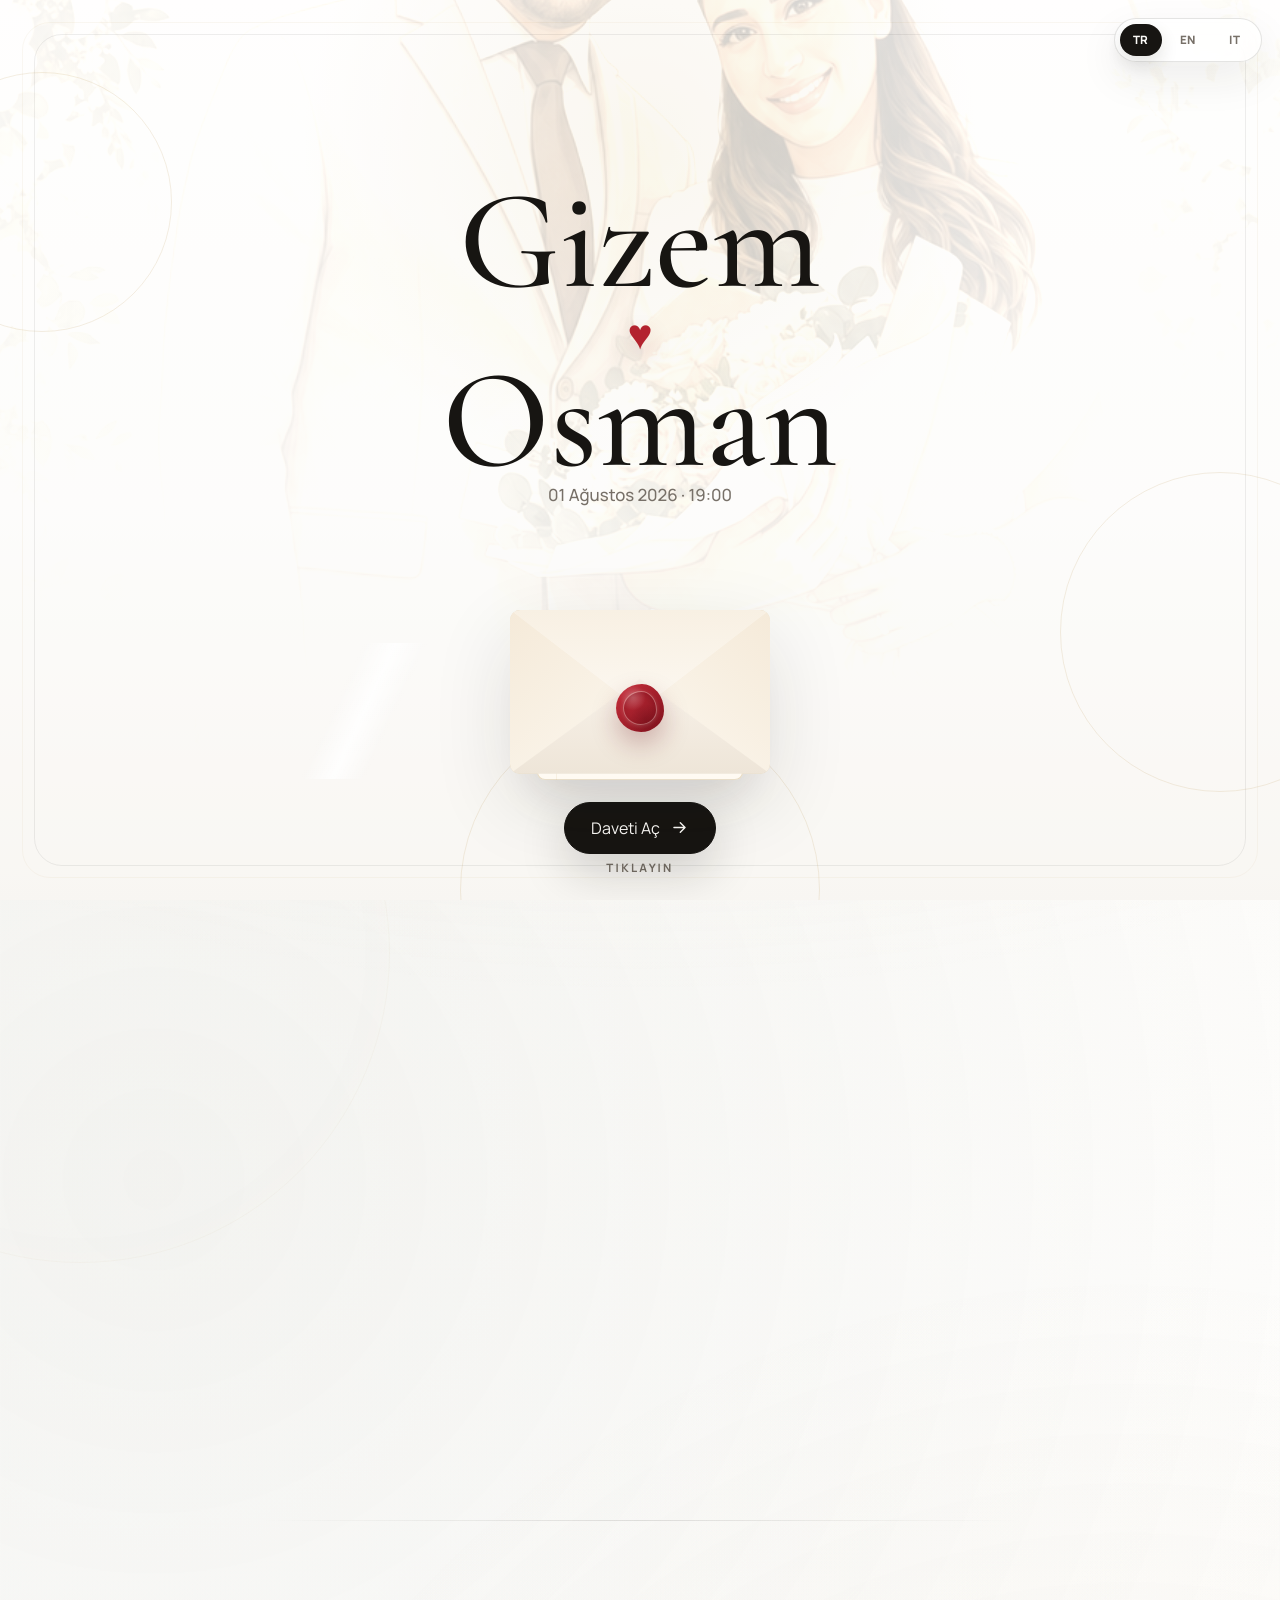
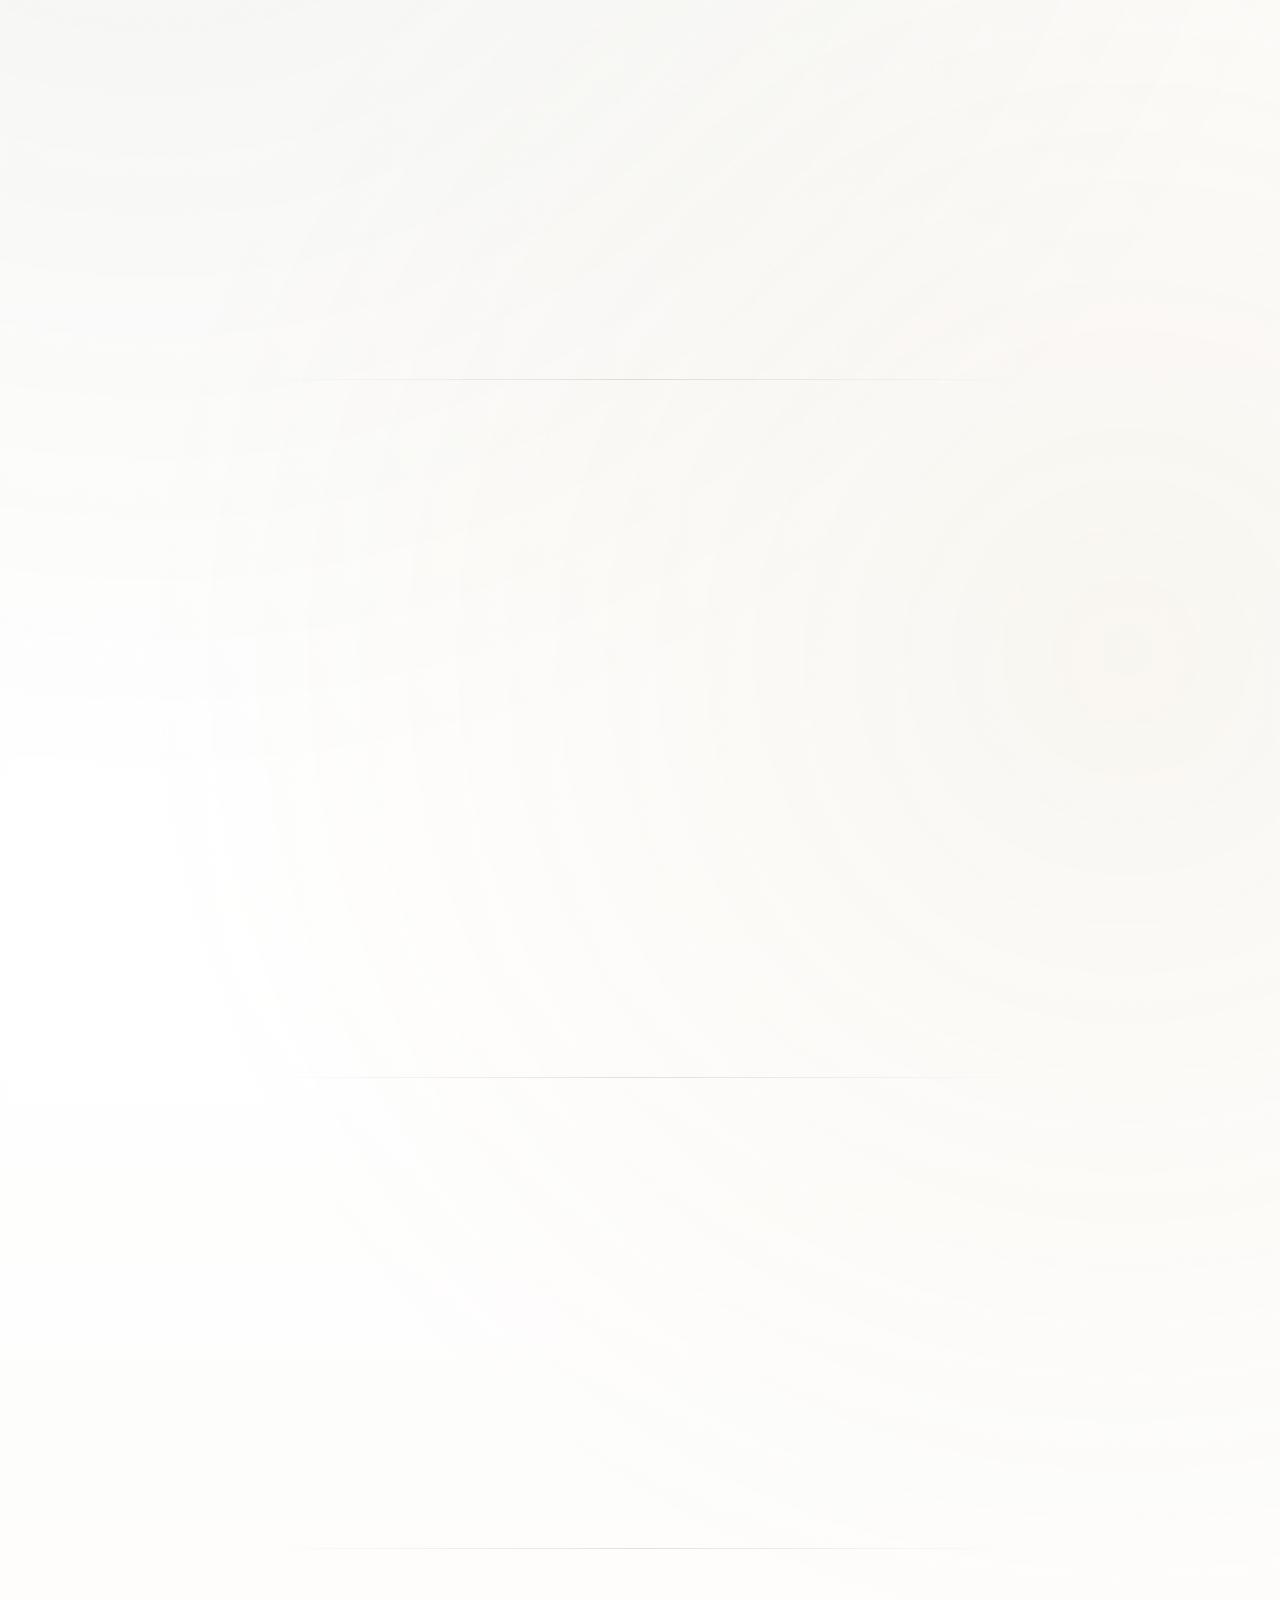
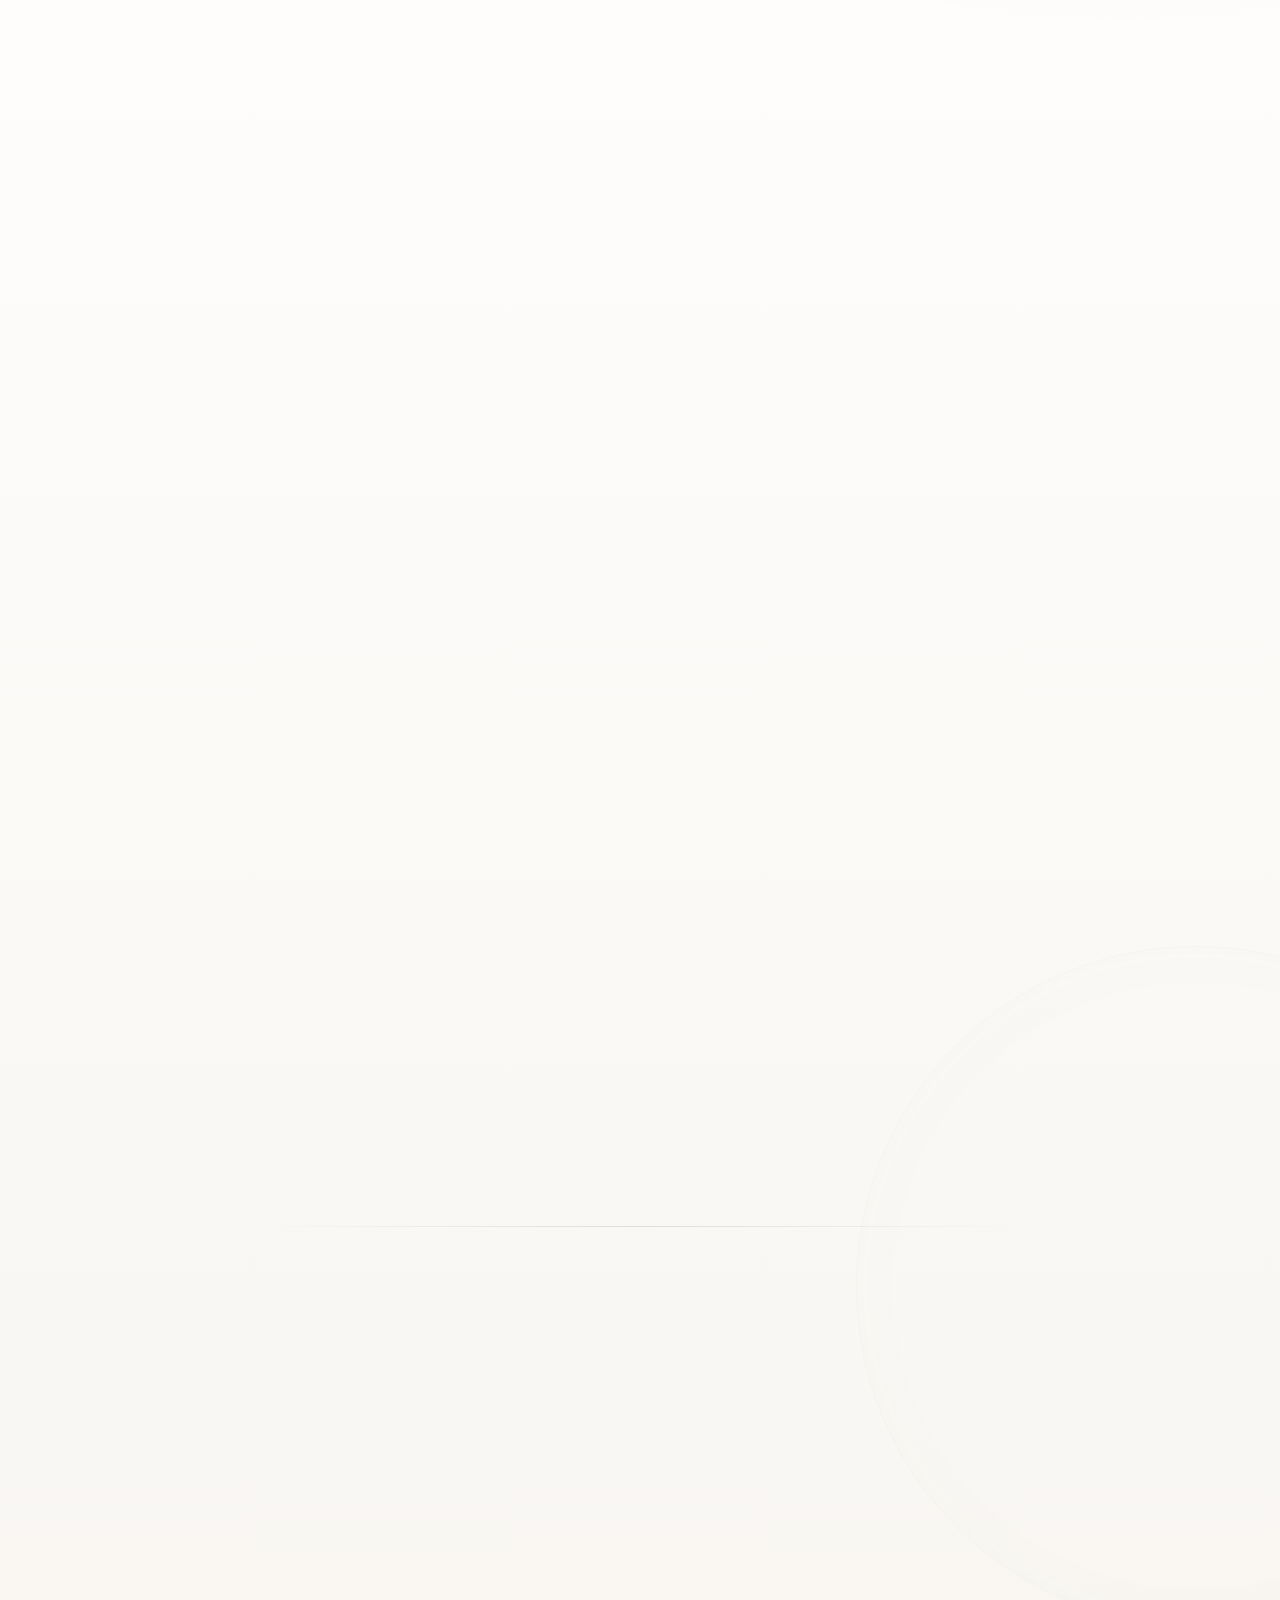
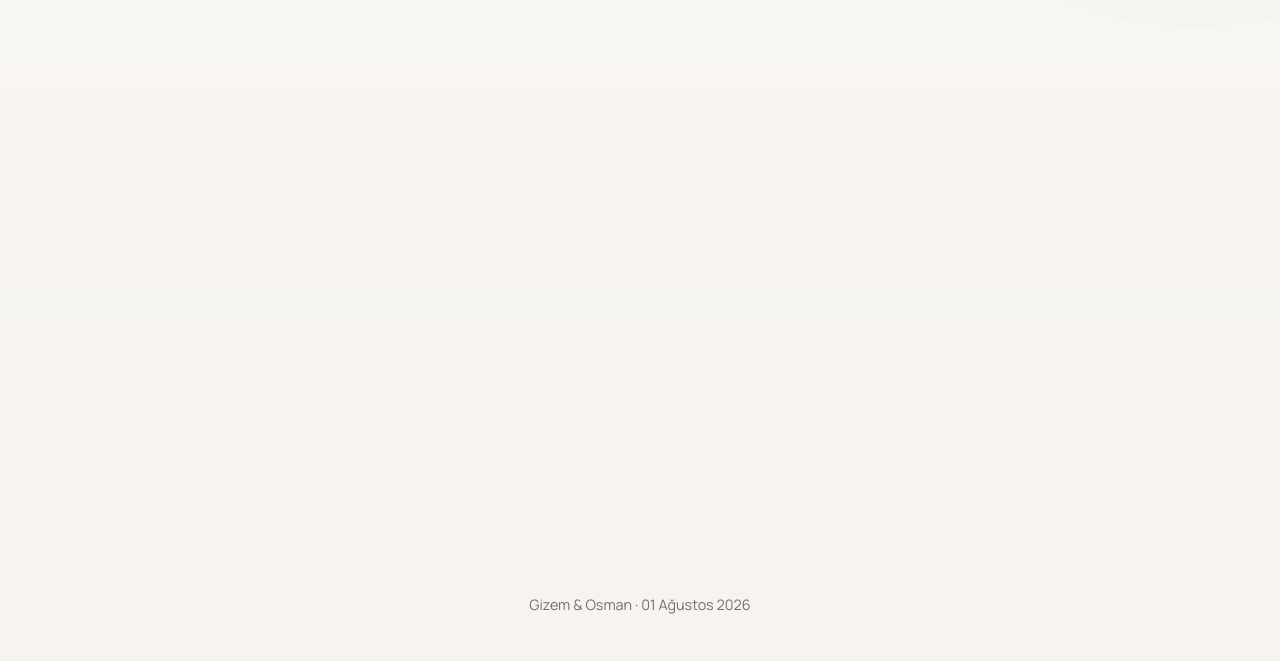
<file: index.html>
<!doctype html>
<html lang="tr">
  <head>
    <meta charset="utf-8" />
    <meta name="viewport" content="width=device-width, initial-scale=1, viewport-fit=cover" />
    <meta
      name="description"
      content="Gizem ve Osman'ın 01 Ağustos 2026 tarihli düğün davetiyesi."
    />
    <meta property="og:title" content="Gizem & Osman Düğün Davetiyesi" />
    <meta
      property="og:description"
      content="01 Ağustos 2026 Cumartesi, saat 19:00 - Pelops Wedding"
    />
    <meta property="og:url" content="https://gizemosmanwedding-lang.github.io/gizem-osman/" />
    <meta property="og:type" content="website" />
    <meta property="og:site_name" content="Gizem & Osman" />
    <meta
      property="og:image"
      content="https://gizemosmanwedding-lang.github.io/gizem-osman/assets/social-preview.jpg"
    />
    <meta
      property="og:image:secure_url"
      content="https://gizemosmanwedding-lang.github.io/gizem-osman/assets/social-preview.jpg"
    />
    <meta property="og:image:type" content="image/jpeg" />
    <meta property="og:image:width" content="1200" />
    <meta property="og:image:height" content="630" />
    <meta property="og:image:alt" content="Gizem ve Osman düğün davetiyesi kapak görseli" />
    <meta name="twitter:card" content="summary_large_image" />
    <meta name="twitter:title" content="Gizem & Osman Düğün Davetiyesi" />
    <meta
      name="twitter:description"
      content="01 Ağustos 2026 Cumartesi, saat 19:00 - Pelops Wedding"
    />
    <meta
      name="twitter:image"
      content="https://gizemosmanwedding-lang.github.io/gizem-osman/assets/social-preview.jpg"
    />
    <link rel="canonical" href="https://gizemosmanwedding-lang.github.io/gizem-osman/" />
    <link
      rel="image_src"
      href="https://gizemosmanwedding-lang.github.io/gizem-osman/assets/social-preview.jpg"
    />
    <meta name="theme-color" content="#fbfaf7" />
    <title>Gizem & Osman | Düğün Davetiyesi</title>
    <link rel="preload" as="image" href="assets/cover-cartoon.png" fetchpriority="high" />
    <style>
      html {
        overflow-x: hidden;
        background: #fbfaf7;
      }

      body {
        margin: 0;
        overflow-x: hidden;
        background: #fbfaf7;
        color: #171512;
        font-family: Manrope, "Segoe UI", Arial, sans-serif;
      }

      body.is-locked {
        overflow: hidden;
      }

      .cover {
        position: fixed;
        inset: 0;
        z-index: 100;
        display: grid;
        place-items: center;
        min-height: 100vh;
        min-height: 100svh;
        overflow: hidden;
        cursor: pointer;
        background: #fbfaf7;
      }

      .cover-photo {
        position: absolute;
        inset: -28px;
        background-image: url("assets/cover-cartoon.png");
        background-position: center 34%;
        background-size: cover;
        filter: saturate(0.82) brightness(1.08);
        opacity: 0.56;
        transform: scale(1.04);
      }

      .cover-photo::after {
        content: "";
        position: absolute;
        inset: 0;
        background:
          radial-gradient(circle at 50% 36%, rgba(255, 255, 255, 0.2), rgba(255, 255, 255, 0.62) 54%, rgba(251, 250, 247, 0.88) 100%),
          linear-gradient(180deg, rgba(255, 255, 255, 0.34), rgba(251, 250, 247, 0.84));
      }

      .language-switch {
        position: absolute;
        top: max(18px, env(safe-area-inset-top));
        right: max(18px, env(safe-area-inset-right));
        z-index: 7;
        display: flex;
        gap: 5px;
        padding: 5px;
        border: 1px solid rgba(37, 33, 28, 0.12);
        border-radius: 999px;
        background: rgba(255, 255, 255, 0.72);
        box-shadow: 0 16px 42px rgba(37, 33, 28, 0.08);
        cursor: default;
      }

      .language-switch button {
        min-width: 42px;
        height: 32px;
        border: 0;
        border-radius: 999px;
        background: transparent;
        color: #777068;
        cursor: pointer;
        font: 700 0.72rem/1 Manrope, "Segoe UI", Arial, sans-serif;
        letter-spacing: 0.08em;
      }

      .language-switch button.is-active {
        background: #171512;
        color: #fbfaf7;
      }

      .cover-content {
        position: relative;
        z-index: 3;
        width: min(680px, calc(100% - 36px));
        display: grid;
        justify-items: center;
        text-align: center;
        transform: translateY(clamp(42px, 8vh, 82px));
      }

      .cover h1 {
        margin: 0 0 10px;
        font-family: "Cormorant Garamond", Georgia, serif;
        font-size: clamp(4.6rem, 13vw, 8.8rem);
        font-weight: 500;
        letter-spacing: 0;
        line-height: 0.74;
      }

      .cover-heart {
        display: block;
        margin: 18px 0 14px;
        color: #b3232f;
        font-family: Manrope, "Segoe UI", Arial, sans-serif;
        font-size: clamp(1.75rem, 5.8vw, 2.65rem);
        line-height: 1;
      }

      .cover-date {
        margin: 0;
        color: #777068;
        font-size: clamp(0.92rem, 3.4vw, 1.05rem);
        font-weight: 500;
        line-height: 1.6;
      }
    </style>
    <link rel="stylesheet" href="styles.css?v=i18n-1" />
    <link rel="preconnect" href="https://fonts.googleapis.com" />
    <link rel="preconnect" href="https://fonts.gstatic.com" crossorigin />
    <link
      rel="preload"
      as="style"
      href="https://fonts.googleapis.com/css2?family=Cormorant+Garamond:ital,wght@0,400;0,500;0,600;1,500&family=Manrope:wght@300;400;500;600;700&display=swap"
      onload="this.onload=null;this.rel='stylesheet'"
    />
    <noscript>
      <link
        rel="stylesheet"
        href="https://fonts.googleapis.com/css2?family=Cormorant+Garamond:ital,wght@0,400;0,500;0,600;1,500&family=Manrope:wght@300;400;500;600;700&display=swap"
      />
    </noscript>
    <script src="script.js?v=i18n-1" defer></script>
  </head>
  <body class="is-locked">
    <section id="cover" class="cover" role="button" tabindex="0" aria-label="Davetiyeyi aç" data-i18n-aria="cover.aria">
      <div class="cover-photo" aria-hidden="true"></div>
      <div class="cover-aura" aria-hidden="true">
        <span></span>
        <span></span>
        <span></span>
      </div>
      <div class="sparkle-field" aria-hidden="true">
        <span></span>
        <span></span>
        <span></span>
        <span></span>
        <span></span>
        <span></span>
        <span></span>
        <span></span>
      </div>

      <nav class="language-switch" aria-label="Dil seçimi" data-i18n-aria="language.aria">
        <button class="is-active" type="button" data-language="tr" aria-pressed="true">TR</button>
        <button type="button" data-language="en" aria-pressed="false">EN</button>
        <button type="button" data-language="it" aria-pressed="false">IT</button>
      </nav>

      <div class="cover-content">
        <h1>
          Gizem
          <span class="cover-heart" aria-label="kalp">♥</span>
          Osman
        </h1>
        <p class="cover-date" data-i18n="cover.date">01 Ağustos 2026 · 19:00</p>

        <div class="invite-animation" aria-hidden="true">
          <div class="envelope">
            <div class="letter">
              <small data-i18n="cover.letter">Düğün Davetiyesi</small>
              <strong>G · O</strong>
              <i></i>
            </div>
            <div class="envelope-back"></div>
            <div class="envelope-flap"></div>
            <div class="envelope-left"></div>
            <div class="envelope-right"></div>
            <div class="envelope-front"></div>
            <div class="seal" aria-hidden="true"></div>
          </div>
        </div>

        <button id="openInvite" class="primary-cta" type="button">
          <span data-i18n="cover.open">Daveti Aç</span>
          <svg viewBox="0 0 24 24" aria-hidden="true">
            <path d="M5 12h14M13 6l6 6-6 6" />
          </svg>
        </button>
      </div>

      <div class="tap-hint" aria-hidden="true">
        <span></span>
        <p data-i18n="cover.tap">Tıklayın</p>
      </div>
    </section>

    <main id="content" class="content" tabindex="-1">
      <div class="content-sparkles" aria-hidden="true">
        <span></span>
        <span></span>
        <span></span>
        <span></span>
        <span></span>
        <span></span>
        <span></span>
        <span></span>
        <span></span>
        <span></span>
      </div>
      <div class="content-dots" aria-hidden="true">
        <span></span>
        <span></span>
        <span></span>
        <span></span>
        <span></span>
        <span></span>
        <span></span>
        <span></span>
        <span></span>
        <span></span>
        <span></span>
        <span></span>
        <span></span>
        <span></span>
        <span></span>
        <span></span>
        <span></span>
        <span></span>
      </div>

      <section class="opening section">
        <div class="section-inner center-flow">
          <p class="eyebrow reveal" data-i18n="opening.eyebrow">Düğünümüze Davetlisiniz</p>
          <h2 class="title-xl reveal">
            <span class="title-line" data-i18n="opening.titleTop">Bu özel günümüze</span>
            <span class="accent-line" data-i18n="opening.titleBottom">sizleri de bekleriz</span>
          </h2>
          <p class="lead reveal" data-i18n="opening.lead">
            Hayatımızın en güzel başlangıcını sevdiklerimizle paylaşmak istiyoruz.
            Mutluluğumuza ortak olmanız bize büyük sevinç verecektir.
          </p>
          <button class="scroll-cue reveal" id="scrollCue" type="button" aria-label="Davet detaylarına kaydır" data-i18n-aria="opening.scrollAria">
            <span></span>
            <p data-i18n="opening.scroll">Aşağı kaydırın</p>
          </button>
        </div>
      </section>

      <section class="details section" aria-labelledby="details-title">
        <div class="section-inner center-flow">
          <p class="eyebrow reveal">Gizem & Osman</p>
          <h2 id="details-title" class="title-md reveal" data-i18n="details.title">Davet Detayları</h2>

          <div class="detail-list reveal">
            <article class="detail-item">
              <span data-i18n="details.dateLabel">Tarih</span>
              <strong data-i18n="details.dateValue">01 Ağustos 2026 Cumartesi</strong>
            </article>
            <article class="detail-item">
              <span data-i18n="details.timeLabel">Saat</span>
              <strong data-i18n="details.timeValue">19:00</strong>
            </article>
            <article class="detail-item">
              <span data-i18n="details.venueLabel">Mekan</span>
              <strong>Pelops Wedding</strong>
            </article>
          </div>
        </div>
      </section>

      <section class="countdown section" aria-labelledby="countdown-title">
        <div class="section-inner center-flow">
          <p class="eyebrow reveal" data-i18n="countdown.eyebrow">Geri Sayım</p>
          <h2 id="countdown-title" class="title-md reveal" data-i18n="countdown.title">Büyük güne kalan süre</h2>

          <div class="countdown-grid reveal" aria-live="polite">
            <div>
              <strong id="days">00</strong>
              <span data-i18n="countdown.days">Gün</span>
            </div>
            <div>
              <strong id="hours">00</strong>
              <span data-i18n="countdown.hours">Saat</span>
            </div>
            <div>
              <strong id="minutes">00</strong>
              <span data-i18n="countdown.minutes">Dakika</span>
            </div>
            <div>
              <strong id="seconds">00</strong>
              <span data-i18n="countdown.seconds">Saniye</span>
            </div>
          </div>
        </div>
      </section>

      <section class="families section" aria-labelledby="families-title">
        <div class="section-inner center-flow">
          <h2 id="families-title" class="eyebrow reveal" data-i18n="families.eyebrow">Ailelerimiz</h2>

          <div class="family-grid reveal">
            <article class="family-card">
              <h3>Gizem Damla Yalçın</h3>
              <p data-i18n="families.family">Ailesi</p>
              <dl>
                <div>
                  <dt data-i18n="families.mother">Annesi</dt>
                  <dd>Melahat Yalçın</dd>
                </div>
                <div>
                  <dt data-i18n="families.father">Babası</dt>
                  <dd>Rıza Yalçın</dd>
                </div>
              </dl>
            </article>

            <article class="family-card">
              <h3>Osman Mert</h3>
              <p data-i18n="families.family">Ailesi</p>
              <dl>
                <div>
                  <dt data-i18n="families.mother">Annesi</dt>
                  <dd>Müjgan MERT</dd>
                </div>
                <div>
                  <dt data-i18n="families.father">Babası</dt>
                  <dd>Niyazi MERT</dd>
                </div>
              </dl>
            </article>
          </div>

          <div class="rsvp-card reveal">
            <h3 data-i18n="rsvp.title">Katılım Bilgisi</h3>
            <p data-i18n="rsvp.copy">
              Sizleri aramızda görmekten mutluluk duyarız. Katılım durumunuzu 1 hafta öncesine kadar
              bildirmenizi rica ederiz. Davetimiz yemek ikramı eşliğinde olacaktır.
            </p>
            <div class="phone-list">
              <a href="tel:+905365266658" aria-label="Rıza Yalçın telefonunu ara" data-i18n-aria="rsvp.phoneRizaAria">
                <span>Rıza Yalçın</span>
                <strong>0536 526 66 58</strong>
                <small data-i18n="rsvp.call">Aramak için dokunun</small>
              </a>
              <a href="tel:+905052121400" aria-label="Niyazi MERT telefonunu ara" data-i18n-aria="rsvp.phoneNiyaziAria">
                <span>Niyazi MERT</span>
                <strong>0505 212 14 00</strong>
                <small data-i18n="rsvp.call">Aramak için dokunun</small>
              </a>
            </div>
          </div>
        </div>
      </section>

      <section class="actions section">
        <div class="section-inner center-flow">
          <p class="eyebrow reveal" data-i18n="actions.eyebrow">Not Alın</p>
          <h2 class="title-md reveal" data-i18n="actions.title">Sizi aramızda görmek isteriz</h2>

          <div class="action-row reveal">
            <a id="calendarLink" class="action-link" href="#" target="_blank" rel="noopener">
              <svg viewBox="0 0 24 24" aria-hidden="true">
                <path d="M7 3v3M17 3v3M4 9h16M5 5h14v15H5z" />
              </svg>
              <span data-i18n="actions.calendar">Takvime Ekle</span>
            </a>
            <a
              class="action-link"
              href="https://www.google.com/maps/search/?api=1&query=Pelops%20Wedding"
              target="_blank"
              rel="noopener"
            >
              <svg viewBox="0 0 24 24" aria-hidden="true">
                <path d="M12 21s7-5.1 7-11a7 7 0 1 0-14 0c0 5.9 7 11 7 11z" />
                <circle cx="12" cy="10" r="2.5" />
              </svg>
              <span data-i18n="actions.map">Konumu Aç</span>
            </a>
            <button id="shareInvite" class="action-link" type="button">
              <svg viewBox="0 0 24 24" aria-hidden="true">
                <path d="M18 8a3 3 0 1 0-2.83-4H15a3 3 0 0 0 .17 1L8.9 8.6a3 3 0 1 0 0 6.8l6.27 3.58A3 3 0 1 0 16 17l-6.27-3.58a3 3 0 0 0 0-2.84L16 7a3 3 0 0 0 2 .99z" />
              </svg>
              <span data-i18n="actions.share">Davetiyeyi Paylaş</span>
            </button>
          </div>
        </div>
      </section>

      <section class="photo-share section" aria-labelledby="photo-share-title">
        <div class="section-inner center-flow">
          <p class="eyebrow reveal" data-i18n="photo.eyebrow">Anı Paylaşımı</p>
          <h2 id="photo-share-title" class="title-md reveal" data-i18n="photo.title">Fotoğraflarınızı bizimle paylaşın</h2>
          <p class="game-copy reveal" data-i18n="photo.copy">
            Düğün gününden kareleri buradan yükleyebilirsiniz. Uygulama açılmazsa ayrı sekmede açmayı deneyin.
          </p>

          <div class="photo-upload-card reveal">
            <iframe
              title="Fotoğraf yükleme uygulaması"
              data-i18n-title="photo.frameTitle"
              src="https://script.google.com/macros/s/AKfycbw_zl9EEYumPpXQ5LfUuzT5jrcT93evRRe7c_wA802WUVvUN_bb31IFxKQaiUF9n37X/exec"
              loading="lazy"
              referrerpolicy="no-referrer-when-downgrade"
            ></iframe>
            <a
              class="photo-upload-link"
              href="https://script.google.com/macros/s/AKfycbw_zl9EEYumPpXQ5LfUuzT5jrcT93evRRe7c_wA802WUVvUN_bb31IFxKQaiUF9n37X/exec"
              target="_blank"
              rel="noopener"
            >
              <span data-i18n="photo.open">Ayrı Sekmede Aç</span>
            </a>
          </div>
        </div>
      </section>

      <section class="mini-game section" aria-labelledby="game-title">
        <div class="section-inner center-flow">
          <p class="eyebrow reveal" data-i18n="game.eyebrow">Mini Oyun</p>
          <p class="game-copy reveal" data-i18n="game.copy">
            Ekrana dokunun veya boşluk tuşuna basın.
          </p>

          <div class="wedding-game reveal" id="weddingGame" tabindex="0" role="application" aria-label="Gelin ve damat zıplama oyunu" data-i18n-aria="game.aria">
            <div class="game-topline">
              <span><span data-i18n="game.score">Skor</span> <strong id="gameScore">0</strong></span>
              <span id="gameStatus">Başlamak için dokunun</span>
            </div>

            <div class="game-stage" id="gameStage">
              <div class="game-cloud cloud-one"></div>
              <div class="game-cloud cloud-two"></div>
              <div class="game-runner" id="gameRunner" aria-hidden="true">
                <span class="runner-couple" style="background-image: url('./assets/game-vespa-couple-transparent.png')"></span>
                <span class="runner-shadow"></span>
              </div>
              <div class="italy-obstacle image-obstacle" id="gameObstacle" data-place="Roma" aria-hidden="true">
                <span class="italy-shape" id="gameObstacleImage" style="background-image: url('./assets/obstacles/roman_columns.png')"></span>
              </div>
              <div class="game-ground"></div>
            </div>

            <button class="game-button" id="gameButton" type="button">Zıp De</button>
          </div>

          <div class="score-board reveal" aria-labelledby="scoreboard-title">
            <div class="score-board-head">
              <div>
                <p data-i18n="score.kicker">Bu cihazdaki</p>
                <h3 id="scoreboard-title" data-i18n="score.title">Skor Kaydı</h3>
              </div>
              <span data-i18n="score.storage">Tarayıcıda saklanır</span>
            </div>

            <div class="score-stats" aria-live="polite">
              <div>
                <span data-i18n="score.lastLabel">Son Skor</span>
                <strong id="lastScore">0</strong>
              </div>
              <div>
                <span data-i18n="score.bestLabel">Rekor</span>
                <strong id="bestScore">0</strong>
              </div>
            </div>

            <p class="score-notice" id="scoreNotice">Rekoru geçersen otomatik güncellenir.</p>
          </div>
        </div>
      </section>
    </main>

    <footer class="footer">
      <p data-i18n="footer.text">Created By Gizem & Osman · 01 Ağustos 2026</p>
    </footer>
  </body>
</html>
</file>
<file: styles.css>
:root {
  --paper: #fbfaf7;
  --paper-soft: #f5f1ea;
  --paper-warm: #fffdf9;
  --ink: #171512;
  --muted: #777068;
  --line: rgba(37, 33, 28, 0.12);
  --gold: #b99555;
  --gold-soft: #eadcc0;
  --seal-red: #b3232f;
  --seal-red-dark: #7f111c;
  --sage: #7b8371;
  --shadow: 0 28px 80px rgba(37, 33, 28, 0.12);
}

*,
*::before,
*::after {
  box-sizing: border-box;
}

html {
  overflow-x: hidden;
  scroll-behavior: smooth;
}

body {
  min-height: 100vh;
  margin: 0;
  overflow-x: hidden;
  background:
    linear-gradient(180deg, var(--paper), var(--paper-warm) 42%, #f6f3ee),
    var(--paper);
  color: var(--ink);
  font-family: "Manrope", "Segoe UI", Arial, sans-serif;
  text-rendering: geometricPrecision;
}

body.is-locked {
  overflow: hidden;
}

button,
a {
  -webkit-tap-highlight-color: transparent;
  touch-action: manipulation;
}

button {
  font: inherit;
}

a {
  color: inherit;
  text-decoration: none;
}

svg {
  display: block;
}

.cover {
  position: fixed;
  inset: 0;
  z-index: 100;
  display: grid;
  place-items: center;
  min-height: 100vh;
  min-height: 100svh;
  overflow: hidden;
  cursor: pointer;
  background:
    radial-gradient(circle at 50% 16%, rgba(234, 220, 192, 0.5), transparent 34%),
    linear-gradient(180deg, #fffefd, var(--paper) 56%, #f1ece3);
  transition:
    opacity 0.85s ease,
    transform 0.85s ease,
    filter 0.85s ease;
}

.cover.open {
  pointer-events: none;
  animation: coverExit 0.85s ease 1.08s forwards;
}

@keyframes coverExit {
  to {
    opacity: 0;
    transform: scale(1.015) translateY(-12px);
    filter: blur(10px);
  }
}

.cover.open .primary-cta,
.cover.open .tap-hint {
  opacity: 0;
  transition: opacity 0.2s ease;
}

.cover-photo {
  position: absolute;
  inset: -28px;
  z-index: 0;
  background-image: url("assets/cover-cartoon.png");
  background-position: center 34%;
  background-size: cover;
  filter: saturate(0.82) brightness(1.08);
  opacity: 0.56;
  transform: scale(1.04);
  animation: photoDrift 16s ease-in-out infinite alternate;
}

.cover-photo::after {
  content: "";
  position: absolute;
  inset: 0;
  background:
    radial-gradient(circle at 50% 36%, rgba(255, 255, 255, 0.2), rgba(255, 255, 255, 0.62) 54%, rgba(251, 250, 247, 0.88) 100%),
    linear-gradient(180deg, rgba(255, 255, 255, 0.34), rgba(251, 250, 247, 0.84));
}

@keyframes photoDrift {
  from {
    transform: scale(1.04) translate3d(0, 0, 0);
  }

  to {
    transform: scale(1.1) translate3d(-10px, -16px, 0);
  }
}

.cover::before,
.cover::after {
  content: "";
  position: absolute;
  inset: 22px;
  border: 1px solid rgba(185, 149, 85, 0.16);
  border-radius: 28px;
  pointer-events: none;
}

.cover::after {
  inset: 34px;
  border-color: rgba(23, 21, 18, 0.07);
}

.cover-aura {
  position: absolute;
  inset: 0;
  z-index: 1;
  overflow: hidden;
  pointer-events: none;
}

.cover-aura span {
  position: absolute;
  display: block;
  width: 260px;
  aspect-ratio: 1;
  border: 1px solid rgba(185, 149, 85, 0.16);
  border-radius: 999px;
  animation: floatRing 9s ease-in-out infinite;
}

.sparkle-field {
  position: absolute;
  inset: 0;
  z-index: 2;
  overflow: hidden;
  pointer-events: none;
}

.sparkle-field span {
  position: absolute;
  width: 7px;
  height: 7px;
  border-radius: 999px;
  background: rgba(185, 149, 85, 0.74);
  box-shadow:
    0 0 0 7px rgba(185, 149, 85, 0.08),
    0 0 22px rgba(185, 149, 85, 0.42);
  opacity: 0;
  animation: sparkleFloat 4.8s ease-in-out infinite;
}

.sparkle-field span:nth-child(1) {
  left: 17%;
  top: 24%;
}

.sparkle-field span:nth-child(2) {
  right: 18%;
  top: 18%;
  animation-delay: -1.2s;
}

.sparkle-field span:nth-child(3) {
  left: 11%;
  bottom: 28%;
  animation-delay: -2.4s;
}

.sparkle-field span:nth-child(4) {
  right: 11%;
  bottom: 34%;
  animation-delay: -3.4s;
}

.sparkle-field span:nth-child(5) {
  left: 32%;
  top: 14%;
  width: 5px;
  height: 5px;
  animation-delay: -0.7s;
}

.sparkle-field span:nth-child(6) {
  right: 34%;
  bottom: 17%;
  width: 5px;
  height: 5px;
  animation-delay: -2.9s;
}

.sparkle-field span:nth-child(7) {
  left: 48%;
  top: 9%;
  width: 4px;
  height: 4px;
  animation-delay: -1.8s;
}

.sparkle-field span:nth-child(8) {
  right: 47%;
  bottom: 12%;
  width: 4px;
  height: 4px;
  animation-delay: -3.9s;
}

.language-switch {
  position: absolute;
  top: max(18px, env(safe-area-inset-top));
  right: max(18px, env(safe-area-inset-right));
  z-index: 7;
  display: flex;
  gap: 5px;
  padding: 5px;
  border: 1px solid rgba(37, 33, 28, 0.12);
  border-radius: 999px;
  background: rgba(255, 255, 255, 0.72);
  box-shadow: 0 16px 42px rgba(37, 33, 28, 0.08);
  cursor: default;
  backdrop-filter: blur(12px);
}

.language-switch button {
  min-width: 42px;
  height: 32px;
  border: 0;
  border-radius: 999px;
  background: transparent;
  color: var(--muted);
  cursor: pointer;
  font-size: 0.72rem;
  font-weight: 800;
  letter-spacing: 0.08em;
  transition:
    background 0.2s ease,
    color 0.2s ease,
    transform 0.2s ease;
}

.language-switch button:hover {
  transform: translateY(-1px);
}

.language-switch button.is-active {
  background: var(--ink);
  color: var(--paper);
  box-shadow: 0 8px 18px rgba(37, 33, 28, 0.12);
}

@keyframes sparkleFloat {
  0%,
  100% {
    opacity: 0;
    transform: translate3d(0, 10px, 0) scale(0.74);
  }

  35%,
  64% {
    opacity: 1;
    transform: translate3d(0, -8px, 0) scale(1);
  }
}

.cover-aura span:nth-child(1) {
  top: 8%;
  left: -88px;
}

.cover-aura span:nth-child(2) {
  right: -100px;
  bottom: 12%;
  width: 320px;
  animation-delay: -2.8s;
}

.cover-aura span:nth-child(3) {
  left: 50%;
  bottom: -170px;
  width: 360px;
  transform: translateX(-50%);
  animation-delay: -5s;
}

@keyframes floatRing {
  0%,
  100% {
    transform: translate3d(0, 0, 0) scale(1);
  }

  50% {
    transform: translate3d(12px, -18px, 0) scale(1.04);
  }
}

.cover-content {
  position: relative;
  z-index: 3;
  width: min(680px, calc(100% - 36px));
  display: grid;
  justify-items: center;
  text-align: center;
  padding: 58px 0;
  transform: translateY(clamp(42px, 8vh, 82px));
}

.eyebrow {
  margin: 0;
  color: var(--gold);
  font-family: "Manrope", "Segoe UI", Arial, sans-serif;
  font-size: 0.74rem;
  font-weight: 700;
  letter-spacing: 0.22em;
  line-height: 1.4;
  text-transform: uppercase;
}

.cover h1 {
  margin: 0 0 10px;
  font-family: "Cormorant Garamond", Georgia, serif;
  font-size: clamp(4.6rem, 13vw, 8.8rem);
  font-weight: 500;
  letter-spacing: 0;
  line-height: 0.74;
}

.cover-heart {
  display: block;
  margin: 18px 0 14px;
  color: var(--seal-red);
  font-family: "Manrope", "Segoe UI", Arial, sans-serif;
  font-size: clamp(1.75rem, 5.8vw, 2.65rem);
  font-weight: 400;
  line-height: 1;
  text-shadow: 0 10px 24px rgba(127, 17, 28, 0.18);
}

.cover-date {
  margin: 0;
  color: var(--muted);
  font-size: clamp(0.92rem, 3.4vw, 1.05rem);
  font-weight: 500;
  line-height: 1.6;
}

.invite-animation {
  width: min(320px, 78vw);
  height: 230px;
  display: grid;
  place-items: end center;
  margin: 34px 0 28px;
  perspective: 1100px;
}

.envelope {
  position: relative;
  width: 260px;
  height: 164px;
  transform-style: preserve-3d;
  animation: envelopeBreathe 3.2s ease-in-out infinite;
}

@keyframes envelopeBreathe {
  0%,
  100% {
    transform: translateY(0) rotateX(0deg);
  }

  50% {
    transform: translateY(-8px) rotateX(3deg);
  }
}

.envelope-back,
.envelope-front,
.envelope-left,
.envelope-right,
.envelope-flap {
  position: absolute;
  inset: 0;
}

.envelope-back {
  border: 1px solid rgba(185, 149, 85, 0.3);
  border-radius: 10px;
  background: linear-gradient(180deg, #fffdfa, #f1eadf);
  box-shadow: var(--shadow);
}

.envelope-flap {
  z-index: 4;
  clip-path: polygon(0 0, 50% 61%, 100% 0);
  transform-origin: top;
  background: linear-gradient(180deg, #f8f0e3, #fffdfa);
  border-radius: 10px 10px 0 0;
  animation: flapPreview 3.2s ease-in-out infinite;
}

@keyframes flapPreview {
  0%,
  100% {
    transform: rotateX(0deg);
  }

  48%,
  58% {
    transform: rotateX(46deg);
  }
}

.envelope-left {
  z-index: 3;
  clip-path: polygon(0 0, 52% 50%, 0 100%);
  background: linear-gradient(135deg, #f5ead9, #fffdf8);
  border-radius: 10px 0 0 10px;
}

.envelope-right {
  z-index: 3;
  clip-path: polygon(100% 0, 48% 50%, 100% 100%);
  background: linear-gradient(225deg, #f5ead9, #fffdf8);
  border-radius: 0 10px 10px 0;
}

.envelope-front {
  z-index: 5;
  clip-path: polygon(0 100%, 50% 42%, 100% 100%);
  background: linear-gradient(180deg, #fffbf5, #eee5d8);
  border-radius: 0 0 10px 10px;
}

.letter {
  position: absolute;
  left: 50%;
  bottom: 28px;
  z-index: 2;
  width: 206px;
  height: 138px;
  display: grid;
  place-items: center;
  padding: 18px;
  border: 1px solid rgba(185, 149, 85, 0.32);
  border-radius: 8px;
  background:
    linear-gradient(90deg, transparent 0 18px, rgba(185, 149, 85, 0.1) 18px 19px, transparent 19px),
    linear-gradient(180deg, #fff, #fffaf2);
  box-shadow: 0 16px 42px rgba(37, 33, 28, 0.1);
  transform: translateX(-50%) translateY(34px);
  animation: letterPreview 3.2s ease-in-out infinite;
}

.letter::after {
  content: "";
  position: absolute;
  inset: 0;
  background: linear-gradient(115deg, transparent 0 34%, rgba(255, 255, 255, 0.82) 46%, transparent 58% 100%);
  transform: translateX(-130%);
  animation: letterShine 3.2s ease-in-out infinite;
}

@keyframes letterPreview {
  0%,
  100% {
    transform: translateX(-50%) translateY(34px);
  }

  48%,
  58% {
    transform: translateX(-50%) translateY(-36px);
  }
}

@keyframes letterShine {
  0%,
  42% {
    transform: translateX(-130%);
  }

  66%,
  100% {
    transform: translateX(130%);
  }
}

.letter small {
  align-self: end;
  color: var(--muted);
  font-size: 0.58rem;
  font-weight: 700;
  letter-spacing: 0.18em;
  text-transform: uppercase;
}

.letter strong {
  color: var(--ink);
  font-family: "Cormorant Garamond", Georgia, serif;
  font-size: 2.25rem;
  font-weight: 500;
  line-height: 1;
}

.letter i {
  align-self: start;
  width: 44px;
  height: 1px;
  background: var(--gold-soft);
}

.seal {
  position: absolute;
  left: 50%;
  bottom: 42px;
  z-index: 6;
  display: grid;
  place-items: center;
  width: 48px;
  height: 48px;
  border-radius: 54% 46% 48% 52% / 50% 56% 44% 50%;
  background:
    radial-gradient(circle at 35% 28%, rgba(255, 255, 255, 0.26), transparent 28%),
    radial-gradient(circle at 62% 74%, rgba(83, 5, 14, 0.24), transparent 34%),
    linear-gradient(135deg, #c92f3c, var(--seal-red-dark));
  box-shadow: 0 12px 26px rgba(108, 17, 27, 0.28);
  transform: translateX(-50%);
  animation: sealPulse 2.4s ease-in-out infinite;
}

.seal::before {
  content: "";
  position: absolute;
  border-radius: inherit;
  pointer-events: none;
}

.seal::before {
  inset: 7px;
  border: 1px solid rgba(255, 248, 238, 0.34);
  box-shadow:
    inset 0 2px 7px rgba(83, 5, 14, 0.28),
    0 1px 4px rgba(255, 248, 238, 0.18);
}

@keyframes sealPulse {
  0%,
  100% {
    transform: translateX(-50%) scale(1);
  }

  50% {
    transform: translateX(-50%) scale(1.08);
  }
}

.cover.open .envelope {
  animation: envelopeOpen 0.9s ease forwards;
}

.cover.open .envelope-flap {
  animation: flapOpen 0.9s ease forwards;
}

.cover.open .letter {
  z-index: 20;
  animation: letterOpen 1.05s cubic-bezier(0.2, 0.8, 0.2, 1) forwards;
}

.cover.open .seal {
  animation: sealOpen 0.72s ease forwards;
}

@keyframes envelopeOpen {
  to {
    transform: translateY(-18px) scale(1.02);
  }
}

@keyframes flapOpen {
  to {
    transform: rotateX(180deg);
  }
}

@keyframes letterOpen {
  from {
    transform: translateX(-50%) translateY(34px) translateZ(0);
  }

  45% {
    transform: translateX(-50%) translateY(-42px) translateZ(72px);
  }

  to {
    transform: translateX(-50%) translateY(-118px) translateZ(96px) scale(1.04);
    box-shadow: 0 24px 70px rgba(37, 33, 28, 0.18);
  }
}

@keyframes sealOpen {
  to {
    opacity: 0;
    transform: translateX(-50%) scale(0.68);
  }
}

.primary-cta,
.action-link {
  display: inline-flex;
  align-items: center;
  justify-content: center;
  min-height: 52px;
  border: 1px solid var(--ink);
  border-radius: 999px;
  cursor: pointer;
  transition:
    transform 0.22s ease,
    background 0.22s ease,
    color 0.22s ease,
    border-color 0.22s ease;
}

.primary-cta {
  gap: 10px;
  padding: 0 26px;
  background: var(--ink);
  color: var(--paper);
  box-shadow: 0 18px 48px rgba(23, 21, 18, 0.18);
}

.primary-cta:hover,
.action-link:hover {
  transform: translateY(-2px);
}

.primary-cta svg,
.action-link svg {
  width: 19px;
  height: 19px;
  fill: none;
  stroke: currentColor;
  stroke-linecap: round;
  stroke-linejoin: round;
  stroke-width: 1.8;
}

.tap-hint {
  position: absolute;
  left: 50%;
  bottom: max(24px, env(safe-area-inset-bottom));
  z-index: 2;
  display: grid;
  justify-items: center;
  gap: 8px;
  color: var(--muted);
  transform: translateX(-50%);
}

.tap-hint span {
  width: 1px;
  height: 34px;
  overflow: hidden;
  background: var(--line);
}

.tap-hint span::after {
  content: "";
  display: block;
  width: 1px;
  height: 14px;
  background: var(--gold);
  animation: hintLine 1.5s ease-in-out infinite;
}

@keyframes hintLine {
  from {
    transform: translateY(-16px);
  }

  to {
    transform: translateY(38px);
  }
}

.tap-hint p {
  margin: 0;
  font-size: 0.72rem;
  font-weight: 700;
  letter-spacing: 0.2em;
  text-transform: uppercase;
}

.content {
  position: relative;
  min-height: 100vh;
  overflow: hidden;
  background:
    radial-gradient(circle at 50% -20%, rgba(234, 220, 192, 0.44), transparent 32%),
    radial-gradient(circle at 12% 22%, rgba(123, 131, 113, 0.08), transparent 28%),
    radial-gradient(circle at 88% 42%, rgba(185, 149, 85, 0.08), transparent 30%),
    linear-gradient(180deg, var(--paper), #fff 48%, #f7f4ef);
}

.content-sparkles {
  position: absolute;
  inset: 0;
  z-index: 0;
  pointer-events: none;
}

.content-dots {
  position: absolute;
  inset: 0;
  z-index: 0;
  overflow: hidden;
  pointer-events: none;
}

.content-dots span {
  position: absolute;
  width: 6px;
  height: 6px;
  border-radius: 999px;
  background: rgba(185, 149, 85, 0.62);
  box-shadow:
    0 0 0 8px rgba(185, 149, 85, 0.075),
    0 0 26px rgba(185, 149, 85, 0.28);
  opacity: 0;
  animation: contentDotFloat 5.2s ease-in-out infinite;
}

.content-dots span:nth-child(1) {
  left: 16%;
  top: 7%;
}

.content-dots span:nth-child(2) {
  right: 18%;
  top: 13%;
  animation-delay: -1.4s;
}

.content-dots span:nth-child(3) {
  left: 9%;
  top: 25%;
  width: 4px;
  height: 4px;
  animation-delay: -2.6s;
}

.content-dots span:nth-child(4) {
  right: 12%;
  top: 35%;
  animation-delay: -4s;
}

.content-dots span:nth-child(5) {
  left: 24%;
  top: 46%;
  width: 5px;
  height: 5px;
  animation-delay: -0.8s;
}

.content-dots span:nth-child(6) {
  right: 27%;
  top: 52%;
  animation-delay: -3.2s;
}

.content-dots span:nth-child(7) {
  left: 11%;
  top: 65%;
  animation-delay: -5s;
}

.content-dots span:nth-child(8) {
  right: 14%;
  top: 72%;
  width: 4px;
  height: 4px;
  animation-delay: -2s;
}

.content-dots span:nth-child(9) {
  left: 38%;
  top: 79%;
  animation-delay: -4.8s;
}

.content-dots span:nth-child(10) {
  right: 36%;
  top: 86%;
  width: 5px;
  height: 5px;
  animation-delay: -1.1s;
}

.content-dots span:nth-child(11) {
  left: 52%;
  top: 31%;
  width: 4px;
  height: 4px;
  animation-delay: -3.8s;
}

.content-dots span:nth-child(12) {
  right: 48%;
  top: 59%;
  width: 4px;
  height: 4px;
  animation-delay: -5.4s;
}

.content-dots span:nth-child(13) {
  left: 31%;
  top: 16%;
  width: 5px;
  height: 5px;
  animation-delay: -0.4s;
}

.content-dots span:nth-child(14) {
  right: 31%;
  top: 23%;
  animation-delay: -2.9s;
}

.content-dots span:nth-child(15) {
  left: 18%;
  top: 39%;
  width: 4px;
  height: 4px;
  animation-delay: -4.5s;
}

.content-dots span:nth-child(16) {
  right: 22%;
  top: 48%;
  width: 5px;
  height: 5px;
  animation-delay: -1.8s;
}

.content-dots span:nth-child(17) {
  left: 29%;
  top: 69%;
  animation-delay: -3.6s;
}

.content-dots span:nth-child(18) {
  right: 25%;
  top: 76%;
  width: 4px;
  height: 4px;
  animation-delay: -5.1s;
}

@keyframes contentDotFloat {
  0%,
  100% {
    opacity: 0;
    transform: translate3d(0, 12px, 0) scale(0.72);
  }

  38%,
  62% {
    opacity: 0.76;
    transform: translate3d(0, -8px, 0) scale(1);
  }
}

.content-sparkles::before,
.content-sparkles::after {
  content: "";
  position: absolute;
  border-radius: 999px;
  opacity: 0.34;
  pointer-events: none;
}

.content-sparkles::before {
  left: -18%;
  top: 12%;
  width: 52vw;
  height: 52vw;
  max-width: 620px;
  max-height: 620px;
  border: 1px solid rgba(185, 149, 85, 0.14);
  box-shadow: inset 0 0 80px rgba(185, 149, 85, 0.04);
  animation: galaxyDrift 18s ease-in-out infinite alternate;
}

.content-sparkles::after {
  right: -20%;
  bottom: 10%;
  width: 58vw;
  height: 58vw;
  max-width: 680px;
  max-height: 680px;
  border: 1px solid rgba(123, 131, 113, 0.12);
  box-shadow: inset 0 0 90px rgba(123, 131, 113, 0.05);
  animation: galaxyDrift 22s ease-in-out infinite alternate-reverse;
}

.content-sparkles span {
  position: absolute;
  width: 92px;
  height: 1px;
  border-radius: 999px;
  background: linear-gradient(90deg, transparent, rgba(185, 149, 85, 0.48), rgba(255, 255, 255, 0.84));
  box-shadow: 0 0 18px rgba(185, 149, 85, 0.18);
  opacity: 0;
  transform: rotate(-28deg) translate3d(0, 0, 0);
  animation: meteorPass 8s ease-in-out infinite;
}

.content-sparkles span:nth-child(1) {
  left: 6%;
  top: 10%;
}

.content-sparkles span:nth-child(2) {
  right: 7%;
  top: 17%;
  width: 72px;
  transform: rotate(-34deg);
  animation-delay: -2.2s;
}

.content-sparkles span:nth-child(3) {
  left: 8%;
  top: 34%;
  width: 58px;
  transform: rotate(-18deg);
  animation-delay: -4.8s;
}

.content-sparkles span:nth-child(4) {
  right: 10%;
  top: 42%;
  width: 96px;
  transform: rotate(-32deg);
  animation-delay: -1.4s;
}

.content-sparkles span:nth-child(5) {
  left: 22%;
  top: 56%;
  width: 64px;
  transform: rotate(-24deg);
  animation-delay: -3.4s;
}

.content-sparkles span:nth-child(6) {
  right: 24%;
  top: 63%;
  width: 88px;
  transform: rotate(-38deg);
  animation-delay: -5.7s;
}

.content-sparkles span:nth-child(7) {
  left: 11%;
  top: 78%;
  width: 74px;
  transform: rotate(-30deg);
  animation-delay: -0.9s;
}

.content-sparkles span:nth-child(8) {
  right: 13%;
  top: 83%;
  width: 62px;
  transform: rotate(-20deg);
  animation-delay: -3.9s;
}

.content-sparkles span:nth-child(9) {
  left: 45%;
  top: 27%;
  width: 42px;
  transform: rotate(-36deg);
  animation-delay: -6.1s;
}

.content-sparkles span:nth-child(10) {
  left: 52%;
  top: 71%;
  width: 52px;
  transform: rotate(-22deg);
  animation-delay: -2.8s;
}

@keyframes meteorPass {
  0%,
  100% {
    opacity: 0;
    translate: 26px -20px;
  }

  36% {
    opacity: 0;
    translate: 18px -12px;
  }

  48%,
  64% {
    opacity: 0.58;
    translate: -10px 10px;
  }

  78% {
    opacity: 0;
    translate: -42px 32px;
  }
}

@keyframes galaxyDrift {
  from {
    transform: translate3d(0, 0, 0) rotate(0deg) scale(0.96);
  }

  to {
    transform: translate3d(18px, -22px, 0) rotate(10deg) scale(1.04);
  }
}

.section {
  position: relative;
  z-index: 1;
  padding: 90px 0;
}

.section::before {
  content: "";
  position: absolute;
  left: 50%;
  top: 0;
  width: min(86vw, 760px);
  height: 1px;
  background: linear-gradient(90deg, transparent, var(--line), transparent);
  transform: translateX(-50%);
}

.opening {
  min-height: 90vh;
  min-height: 90svh;
  display: grid;
  place-items: center;
}

.opening::after {
  content: "";
  position: absolute;
  left: 50%;
  top: 50%;
  width: min(520px, 82vw);
  aspect-ratio: 1;
  border: 1px solid rgba(185, 149, 85, 0.16);
  border-radius: 999px;
  transform: translate(-50%, -50%);
  animation: softOrbit 8s ease-in-out infinite;
  pointer-events: none;
}

@keyframes softOrbit {
  0%,
  100% {
    transform: translate(-50%, -50%) scale(0.96);
    opacity: 0.42;
  }

  50% {
    transform: translate(-50%, -50%) scale(1.06);
    opacity: 0.78;
  }
}

.section-inner {
  width: min(920px, calc(100% - 36px));
  margin: 0 auto;
}

.center-flow {
  position: relative;
  z-index: 1;
  display: grid;
  justify-items: center;
  text-align: center;
}

.title-xl,
.title-md {
  margin: 16px 0 0;
  max-width: 790px;
  font-family: "Cormorant Garamond", Georgia, serif;
  font-weight: 500;
  letter-spacing: 0;
  line-height: 0.94;
}

.title-xl {
  font-size: clamp(4rem, 11vw, 8rem);
}

.title-md {
  font-size: clamp(3rem, 7vw, 5.7rem);
}

.title-line,
.accent-line {
  display: block;
}

.accent-line {
  color: var(--sage);
  font-style: italic;
}

.lead {
  max-width: 680px;
  margin: 28px auto 0;
  color: var(--muted);
  font-size: clamp(1rem, 2.8vw, 1.16rem);
  font-weight: 400;
  line-height: 1.85;
}

.scroll-cue {
  display: grid;
  justify-items: center;
  gap: 10px;
  margin-top: 42px;
  padding: 16px 22px 14px;
  border: 1px solid rgba(185, 149, 85, 0.22);
  border-radius: 999px;
  background: rgba(255, 255, 255, 0.64);
  color: var(--muted);
  cursor: pointer;
  box-shadow: 0 16px 42px rgba(37, 33, 28, 0.07);
  transition:
    opacity 0.28s ease,
    transform 0.28s ease,
    border-color 0.22s ease,
    box-shadow 0.22s ease;
}

.scroll-cue:hover {
  border-color: rgba(185, 149, 85, 0.38);
  box-shadow: 0 20px 48px rgba(37, 33, 28, 0.1);
  transform: translateY(-2px);
}

.scroll-cue.is-hidden {
  opacity: 0;
  transform: translateY(10px);
  pointer-events: none;
}

.scroll-cue span {
  position: relative;
  width: 1px;
  height: 42px;
  overflow: hidden;
  background: var(--line);
}

.scroll-cue span::after {
  content: "";
  position: absolute;
  left: 0;
  top: -16px;
  width: 1px;
  height: 18px;
  background: var(--gold);
  animation: scrollCueLine 1.6s ease-in-out infinite;
}

.scroll-cue p {
  margin: 0;
  color: var(--muted);
  font-size: 0.68rem;
  font-weight: 800;
  letter-spacing: 0.18em;
  text-transform: uppercase;
}

@keyframes scrollCueLine {
  to {
    transform: translateY(62px);
  }
}

.detail-list {
  width: min(720px, 100%);
  display: grid;
  gap: 12px;
  margin-top: 38px;
}

.detail-item {
  display: grid;
  justify-items: center;
  gap: 8px;
  padding: 22px 20px;
  border: 1px solid var(--line);
  border-radius: 18px;
  background: rgba(255, 255, 255, 0.68);
  box-shadow: 0 18px 50px rgba(37, 33, 28, 0.06);
  transition:
    transform 0.24s ease,
    box-shadow 0.24s ease,
    border-color 0.24s ease;
}

.detail-item:hover {
  transform: translateY(-4px);
  border-color: rgba(185, 149, 85, 0.28);
  box-shadow: 0 24px 64px rgba(37, 33, 28, 0.1);
}

.game-copy {
  max-width: 620px;
  margin: 20px auto 0;
  color: var(--muted);
  font-size: 0.98rem;
  line-height: 1.75;
}

.photo-upload-card {
  width: min(860px, 100%);
  display: grid;
  gap: 14px;
  margin-top: 30px;
  padding: 14px;
  border: 1px solid rgba(185, 149, 85, 0.18);
  border-radius: 24px;
  background:
    linear-gradient(180deg, rgba(255, 255, 255, 0.82), rgba(255, 253, 249, 0.64)),
    rgba(255, 255, 255, 0.72);
  box-shadow: 0 22px 64px rgba(37, 33, 28, 0.08);
}

.photo-upload-card iframe {
  width: 100%;
  height: min(760px, 78vh);
  min-height: 560px;
  border: 1px solid var(--line);
  border-radius: 18px;
  background: var(--paper-warm);
}

.photo-upload-link {
  justify-self: center;
  display: inline-flex;
  align-items: center;
  justify-content: center;
  min-height: 46px;
  padding: 0 22px;
  border: 1px solid rgba(185, 149, 85, 0.28);
  border-radius: 999px;
  background: var(--ink);
  color: var(--paper);
  font-weight: 800;
  letter-spacing: 0.04em;
  box-shadow: 0 14px 34px rgba(37, 33, 28, 0.12);
  transition:
    transform 0.22s ease,
    background 0.22s ease;
}

.photo-upload-link:hover {
  transform: translateY(-2px);
  background: var(--seal-red-dark);
}

.wedding-game {
  width: min(780px, 100%);
  margin-top: 30px;
  padding: 16px;
  border: 1px solid rgba(185, 149, 85, 0.18);
  border-radius: 24px;
  background:
    linear-gradient(180deg, rgba(255, 255, 255, 0.78), rgba(255, 253, 249, 0.62)),
    rgba(255, 255, 255, 0.72);
  box-shadow: 0 22px 64px rgba(37, 33, 28, 0.08);
}

.game-topline {
  display: flex;
  align-items: center;
  justify-content: space-between;
  gap: 12px;
  padding: 0 4px 12px;
  color: var(--muted);
  font-size: 0.78rem;
  font-weight: 800;
  letter-spacing: 0.12em;
  text-transform: uppercase;
}

.game-topline strong {
  color: var(--seal-red);
  font-size: 1rem;
}

.game-stage {
  position: relative;
  height: 260px;
  overflow: hidden;
  border: 1px solid var(--line);
  border-radius: 20px;
  background:
    radial-gradient(circle at 18% 22%, rgba(185, 149, 85, 0.12), transparent 24%),
    radial-gradient(circle at 82% 18%, rgba(123, 131, 113, 0.12), transparent 24%),
    linear-gradient(180deg, #fffdf9 0%, #f8f2e8 100%);
  cursor: pointer;
  user-select: none;
}

.game-cloud {
  position: absolute;
  width: 86px;
  height: 26px;
  border-radius: 999px;
  background: rgba(255, 255, 255, 0.78);
  box-shadow:
    20px -8px 0 rgba(255, 255, 255, 0.72),
    42px 2px 0 rgba(255, 255, 255, 0.66);
  opacity: 0.82;
  animation: gameCloud 12s ease-in-out infinite alternate;
}

.cloud-one {
  left: 9%;
  top: 34px;
}

.cloud-two {
  right: 18%;
  top: 58px;
  transform: scale(0.74);
  animation-delay: -4s;
}

@keyframes gameCloud {
  to {
    translate: 26px -8px;
  }
}

.game-ground {
  position: absolute;
  left: 0;
  right: 0;
  bottom: 38px;
  height: 2px;
  background: linear-gradient(90deg, transparent, rgba(185, 149, 85, 0.42), transparent);
}

.game-runner {
  position: absolute;
  left: 58px;
  bottom: 38px;
  width: 138px;
  height: 138px;
  z-index: 4;
  transition: transform 0.42s cubic-bezier(0.25, 0.9, 0.3, 1.18);
}

.game-runner.is-jumping {
  transform: translateY(-96px);
}

.runner-couple {
  position: absolute;
  left: 50%;
  bottom: 4px;
  width: 138px;
  height: 134px;
  background-image: url("./assets/game-vespa-couple-transparent.png");
  background-repeat: no-repeat;
  background-position: center bottom;
  background-size: contain;
  filter:
    drop-shadow(0 12px 20px rgba(37, 33, 28, 0.2))
    drop-shadow(0 0 10px rgba(255, 255, 255, 0.46));
  transform: translateX(-50%);
  pointer-events: none;
}

.runner-shadow {
  position: absolute;
  left: 24px;
  right: 22px;
  bottom: 4px;
  height: 10px;
  border-radius: 999px;
  background: rgba(37, 33, 28, 0.14);
  filter: blur(2px);
}

.italy-obstacle {
  position: absolute;
  left: 0;
  bottom: 40px;
  z-index: 3;
  display: grid;
  justify-items: center;
  width: 78px;
  height: 82px;
  transform: translateX(900px);
  will-change: transform;
}

.wedding-game:not(.is-running) .game-runner {
  animation: idleBounce 1.35s ease-in-out infinite;
}

.wedding-game:not(.is-running) .italy-obstacle {
  animation: idleObstacle 1.7s ease-in-out infinite;
}

@keyframes idleBounce {
  0%,
  100% {
    translate: 0 0;
  }

  50% {
    translate: 0 -5px;
  }
}

@keyframes idleObstacle {
  0%,
  100% {
    filter: drop-shadow(0 10px 12px rgba(37, 33, 28, 0.08));
  }

  50% {
    filter: drop-shadow(0 14px 16px rgba(37, 33, 28, 0.12));
  }
}

.italy-obstacle::after {
  content: attr(data-place);
  position: absolute;
  left: 50%;
  bottom: -22px;
  color: var(--muted);
  font-size: 0.6rem;
  font-weight: 800;
  letter-spacing: 0.1em;
  text-transform: uppercase;
  transform: translateX(-50%);
}

.italy-shape {
  position: absolute;
  display: block;
}

.italy-shape::before,
.italy-shape::after {
  position: absolute;
  display: block;
  content: "";
}

.image-obstacle {
  width: 90px;
  height: 90px;
}

.image-obstacle .italy-shape {
  left: 50%;
  bottom: 0;
  width: 96px;
  height: 82px;
  border: 0;
  border-radius: 0;
  background-repeat: no-repeat;
  background-position: center bottom;
  background-size: contain;
  filter:
    drop-shadow(0 12px 13px rgba(37, 33, 28, 0.12))
    drop-shadow(0 0 12px rgba(185, 149, 85, 0.14));
  transform: translateX(-50%);
  pointer-events: none;
}

.game-button {
  display: inline-flex;
  align-items: center;
  justify-content: center;
  min-height: 46px;
  margin-top: 14px;
  padding: 0 22px;
  border: 1px solid rgba(185, 149, 85, 0.28);
  border-radius: 999px;
  background: var(--ink);
  color: var(--paper);
  cursor: pointer;
  font-weight: 800;
  letter-spacing: 0.04em;
  box-shadow: 0 14px 34px rgba(37, 33, 28, 0.12);
  transition:
    transform 0.22s ease,
    background 0.22s ease;
}

.game-button:hover {
  transform: translateY(-2px);
  background: var(--seal-red-dark);
}

.score-board {
  width: min(780px, 100%);
  display: grid;
  gap: 14px;
  margin-top: 18px;
  padding: 18px;
  border: 1px solid rgba(185, 149, 85, 0.18);
  border-radius: 22px;
  background: rgba(255, 255, 255, 0.66);
  box-shadow: 0 18px 50px rgba(37, 33, 28, 0.06);
}

.score-board-head {
  display: flex;
  align-items: end;
  justify-content: space-between;
  gap: 14px;
  text-align: left;
}

.score-board-head p,
.score-board-head h3,
.score-notice {
  margin: 0;
}

.score-board-head p,
.score-board-head > span {
  color: var(--gold);
  font-size: 0.68rem;
  font-weight: 800;
  letter-spacing: 0.16em;
  text-transform: uppercase;
}

.score-board-head h3 {
  margin-top: 4px;
  font-family: "Cormorant Garamond", Georgia, serif;
  font-size: clamp(1.65rem, 4.8vw, 2.45rem);
  font-weight: 500;
  line-height: 1;
}

.score-board-head > span {
  color: var(--muted);
  text-align: right;
}

.score-stats {
  display: grid;
  grid-template-columns: repeat(2, minmax(0, 1fr));
  gap: 10px;
}

.score-stats div {
  display: grid;
  justify-items: center;
  gap: 6px;
  min-height: 92px;
  padding: 16px 10px;
  border: 1px solid var(--line);
  border-radius: 16px;
  background: rgba(255, 253, 249, 0.74);
}

.score-stats span {
  color: var(--gold);
  font-size: 0.68rem;
  font-weight: 900;
  letter-spacing: 0.16em;
  text-transform: uppercase;
}

.score-stats strong {
  color: var(--seal-red);
  font-family: "Cormorant Garamond", Georgia, serif;
  font-size: clamp(2.3rem, 7vw, 3.7rem);
  font-weight: 600;
  line-height: 0.95;
}

.score-notice {
  color: var(--muted);
  font-size: 0.84rem;
  line-height: 1.55;
}

.detail-item span,
.countdown-grid span {
  color: var(--gold);
  font-size: 0.72rem;
  font-weight: 800;
  letter-spacing: 0.2em;
  line-height: 1.4;
  text-transform: uppercase;
}

.detail-item strong {
  color: var(--ink);
  font-family: "Cormorant Garamond", Georgia, serif;
  font-size: clamp(1.75rem, 5vw, 2.7rem);
  font-weight: 500;
  line-height: 1.08;
}

.countdown-grid {
  width: min(760px, 100%);
  display: grid;
  grid-template-columns: repeat(4, 1fr);
  gap: 12px;
  margin-top: 38px;
}

.countdown-grid div {
  min-height: 124px;
  display: grid;
  align-content: center;
  justify-items: center;
  gap: 8px;
  padding: 18px 10px;
  border: 1px solid var(--line);
  border-radius: 18px;
  background: rgba(255, 255, 255, 0.72);
  box-shadow: 0 18px 50px rgba(37, 33, 28, 0.06);
}

.countdown-grid strong {
  display: block;
  font-family: "Cormorant Garamond", Georgia, serif;
  font-size: clamp(2.5rem, 7vw, 4.3rem);
  font-weight: 500;
  line-height: 0.9;
}

.family-grid {
  width: min(840px, 100%);
  display: grid;
  grid-template-columns: repeat(2, minmax(0, 1fr));
  gap: 12px;
  margin-top: 30px;
}

.family-card,
.rsvp-card {
  border: 1px solid var(--line);
  border-radius: 18px;
  background: rgba(255, 255, 255, 0.72);
  box-shadow: 0 18px 50px rgba(37, 33, 28, 0.06);
}

.families .title-md {
  font-size: clamp(2.55rem, 6vw, 4.4rem);
}

.family-card {
  display: grid;
  justify-items: center;
  align-content: start;
  padding: 22px 16px;
  transition:
    transform 0.24s ease,
    border-color 0.24s ease,
    box-shadow 0.24s ease;
}

.family-card:hover {
  transform: translateY(-3px);
  border-color: rgba(185, 149, 85, 0.26);
  box-shadow: 0 22px 56px rgba(37, 33, 28, 0.09);
}

.family-card h3,
.rsvp-card h3 {
  margin: 0;
  font-family: "Cormorant Garamond", Georgia, serif;
  font-size: clamp(1.55rem, 3.7vw, 2.45rem);
  font-weight: 500;
  line-height: 1.04;
}

.family-card p {
  margin: 8px 0 18px;
  color: var(--gold);
  font-size: 0.68rem;
  font-weight: 800;
  letter-spacing: 0.18em;
  text-transform: uppercase;
}

.family-card dl {
  width: 100%;
  display: grid;
  grid-template-columns: repeat(2, minmax(0, 1fr));
  gap: 12px;
  margin: 0;
}

.family-card dl div {
  display: grid;
  justify-items: center;
  gap: 4px;
  padding-top: 10px;
  border-top: 1px solid var(--line);
}

.family-card dt {
  color: var(--muted);
  font-size: 0.72rem;
  font-weight: 700;
}

.family-card dd {
  margin: 0;
  font-size: clamp(0.86rem, 2.6vw, 1rem);
  font-weight: 700;
  line-height: 1.25;
  overflow-wrap: anywhere;
}

.rsvp-card {
  width: min(840px, 100%);
  display: grid;
  justify-items: center;
  margin-top: 12px;
  padding: 26px 20px;
}

.rsvp-card h3 {
  color: var(--seal-red);
}

.rsvp-card p {
  max-width: 670px;
  margin: 16px auto 0;
  color: var(--muted);
  font-size: 1rem;
  line-height: 1.8;
}

.phone-list {
  width: min(700px, 100%);
  display: grid;
  grid-template-columns: repeat(2, minmax(0, 1fr));
  gap: 10px;
  margin-top: 24px;
}

.phone-list a {
  display: grid;
  gap: 4px;
  justify-items: center;
  min-height: 84px;
  padding: 14px 12px;
  border: 1px solid rgba(179, 35, 47, 0.18);
  border-radius: 16px;
  background: rgba(255, 250, 250, 0.76);
  transition:
    transform 0.22s ease,
    border-color 0.22s ease,
    box-shadow 0.22s ease;
}

.phone-list a:hover {
  transform: translateY(-2px);
  border-color: rgba(179, 35, 47, 0.34);
  box-shadow: 0 18px 42px rgba(108, 17, 27, 0.1);
}

.phone-list span {
  color: var(--muted);
  font-size: 0.78rem;
  font-weight: 700;
}

.phone-list strong {
  color: var(--ink);
  font-size: clamp(0.94rem, 2.8vw, 1.02rem);
  font-weight: 800;
  line-height: 1.2;
}

.phone-list small {
  color: var(--seal-red);
  font-size: 0.68rem;
  font-weight: 800;
  letter-spacing: 0.08em;
  text-transform: uppercase;
}

.action-row {
  width: min(760px, 100%);
  display: grid;
  grid-template-columns: repeat(3, 1fr);
  gap: 12px;
  margin-top: 38px;
}

.action-link {
  gap: 10px;
  min-width: 0;
  padding: 0 16px;
  background: rgba(255, 255, 255, 0.72);
  color: var(--ink);
  border-color: var(--line);
  box-shadow: 0 14px 34px rgba(37, 33, 28, 0.06);
}

.action-link:hover {
  background: var(--ink);
  color: var(--paper);
  border-color: var(--ink);
}

.action-link span {
  overflow: hidden;
  text-overflow: ellipsis;
  white-space: nowrap;
}

.footer {
  padding: 34px 18px 46px;
  text-align: center;
  color: var(--muted);
  background: #f7f4ef;
}

.footer p {
  margin: 0;
  font-size: 0.9rem;
}

.reveal {
  opacity: 0;
  transform: translateY(24px);
  transition:
    opacity 0.72s ease,
    transform 0.72s ease;
}

.reveal.visible {
  opacity: 1;
  transform: translateY(0);
}

@media (max-width: 760px) {
  .language-switch {
    top: max(14px, env(safe-area-inset-top));
    right: max(14px, env(safe-area-inset-right));
  }

  .cover::before {
    inset: 14px;
    border-radius: 22px;
  }

  .cover::after {
    inset: 24px;
    border-radius: 18px;
  }

  .cover-content {
    width: min(100% - 28px, 680px);
    padding: 48px 0 76px;
    transform: translateY(clamp(34px, 6vh, 58px));
  }

  .invite-animation {
    height: 210px;
    margin: 28px 0 24px;
  }

  .envelope {
    width: 232px;
    height: 146px;
  }

  .letter {
    width: 184px;
    height: 126px;
  }

  .section {
    padding: 78px 0;
  }

  .opening {
    min-height: 86vh;
    min-height: 86svh;
  }

  .section-inner {
    width: min(100% - 28px, 920px);
  }

  .detail-item {
    border-radius: 16px;
  }

  .wedding-game {
    padding: 12px;
    border-radius: 20px;
  }

  .photo-upload-card {
    padding: 10px;
    border-radius: 20px;
  }

  .photo-upload-card iframe {
    min-height: 620px;
    height: 74vh;
    border-radius: 16px;
  }

  .photo-upload-link {
    width: min(320px, 100%);
  }

  .score-board {
    padding: 15px;
    border-radius: 18px;
  }

  .score-board-head {
    align-items: start;
    flex-direction: column;
  }

  .score-board-head > span {
    text-align: left;
  }

  .game-topline {
    align-items: flex-start;
    flex-direction: column;
    font-size: 0.68rem;
  }

  .game-stage {
    height: 230px;
    border-radius: 16px;
  }

  .game-runner {
    left: 42px;
    bottom: 38px;
    transform: scale(0.74);
    transform-origin: left bottom;
  }

  .game-runner.is-jumping {
    transform: translateY(-82px) scale(0.74);
  }

  .italy-obstacle {
    bottom: 40px;
    transform: translateX(720px) scale(0.9);
    transform-origin: center bottom;
  }

  .countdown-grid {
    grid-template-columns: repeat(2, 1fr);
  }

  .action-row {
    grid-template-columns: 1fr;
    width: min(420px, 100%);
  }
}

@media (max-width: 560px) {
  .family-grid,
  .phone-list {
    grid-template-columns: 1fr;
  }
}

@media (max-width: 420px) {
  .language-switch {
    top: max(10px, env(safe-area-inset-top));
    right: max(10px, env(safe-area-inset-right));
    padding: 4px;
  }

  .language-switch button {
    min-width: 36px;
    height: 29px;
    font-size: 0.66rem;
  }

  .cover-content {
    padding-top: 34px;
  }

  .cover h1 {
    font-size: 4.15rem;
  }

  .invite-animation {
    height: 190px;
  }

  .envelope {
    width: 210px;
    height: 132px;
  }

  .letter {
    width: 166px;
    height: 114px;
  }

  .letter strong {
    font-size: 1.9rem;
  }

  .title-xl {
    font-size: 3.45rem;
  }

  .title-md {
    font-size: 2.8rem;
  }

  .lead {
    line-height: 1.75;
  }

  .game-copy {
    font-size: 0.92rem;
  }

  .game-stage {
    height: 214px;
  }

  .game-button {
    width: 100%;
  }

  .countdown-grid div {
    min-height: 108px;
  }
}

@media (prefers-reduced-motion: reduce) {
  *,
  *::before,
  *::after {
    scroll-behavior: auto !important;
    animation-duration: 0.01ms !important;
    animation-iteration-count: 1 !important;
    transition-duration: 0.01ms !important;
  }
}
</file>
